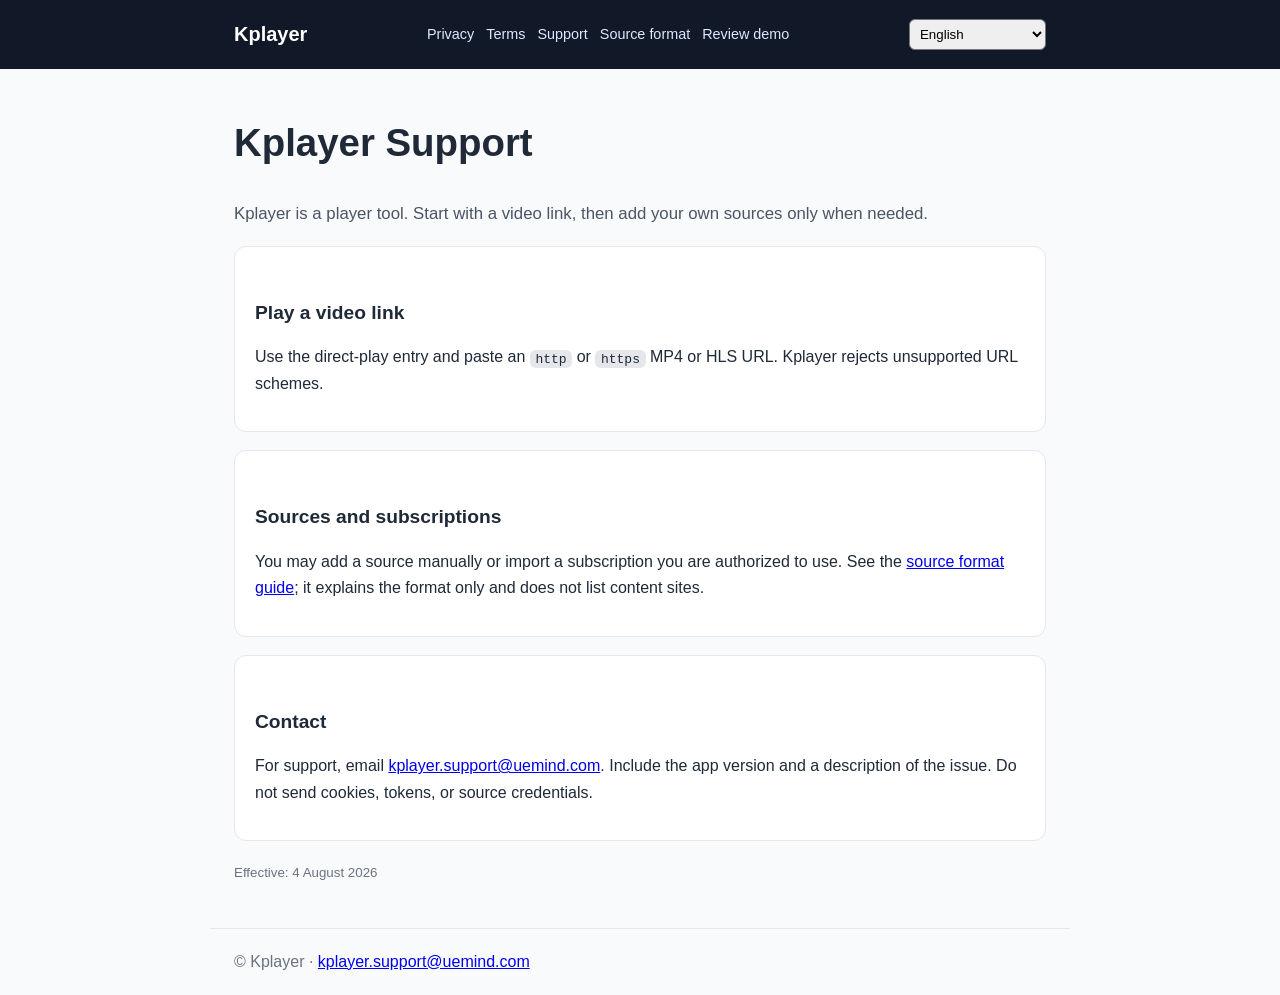
<file: index.html>
<!doctype html>
<html lang="en"><head><meta charset="utf-8"><meta name="viewport" content="width=device-width, initial-scale=1"><meta http-equiv="refresh" content="0; url=/support/"><title>Kplayer</title></head><body><a href="/support/">Kplayer Support</a></body></html>
</file>
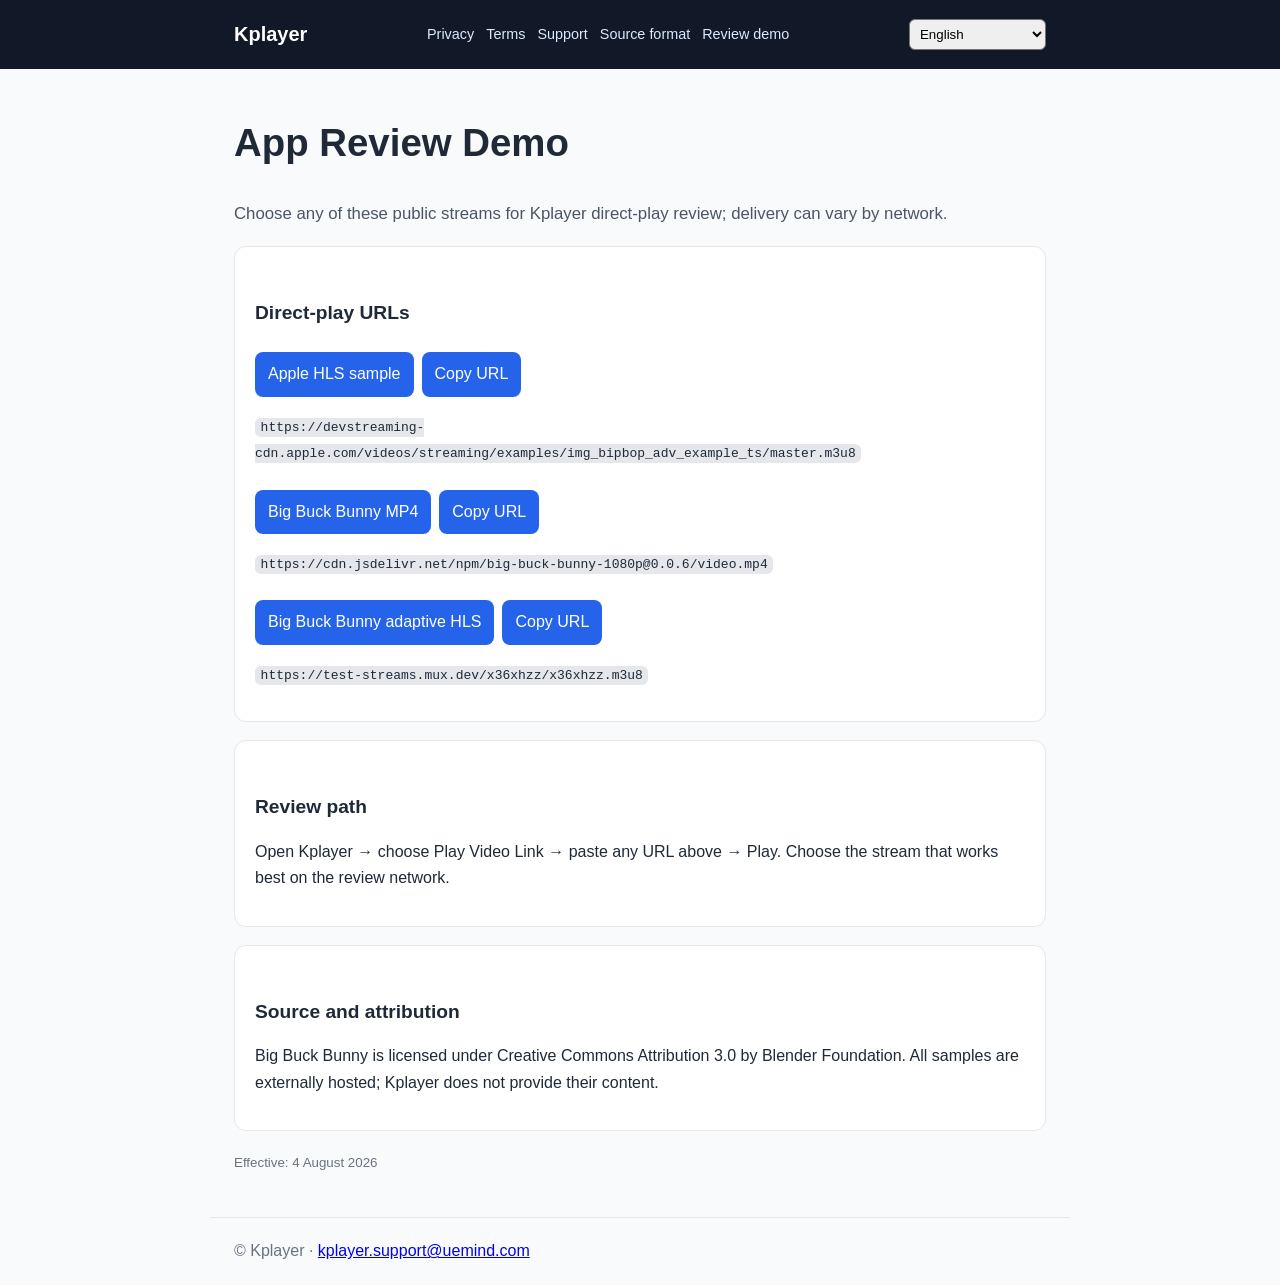
<file: demo/index.html>
<!doctype html>
<html lang="en"><head><meta charset="utf-8"><meta name="viewport" content="width=device-width, initial-scale=1"><title>Review Demo · Kplayer</title><link rel="stylesheet" href="../assets/site.css"></head><body data-page="demo"><header></header><main id="content"></main><footer></footer><script src="../assets/site.js"></script></body></html>
</file>
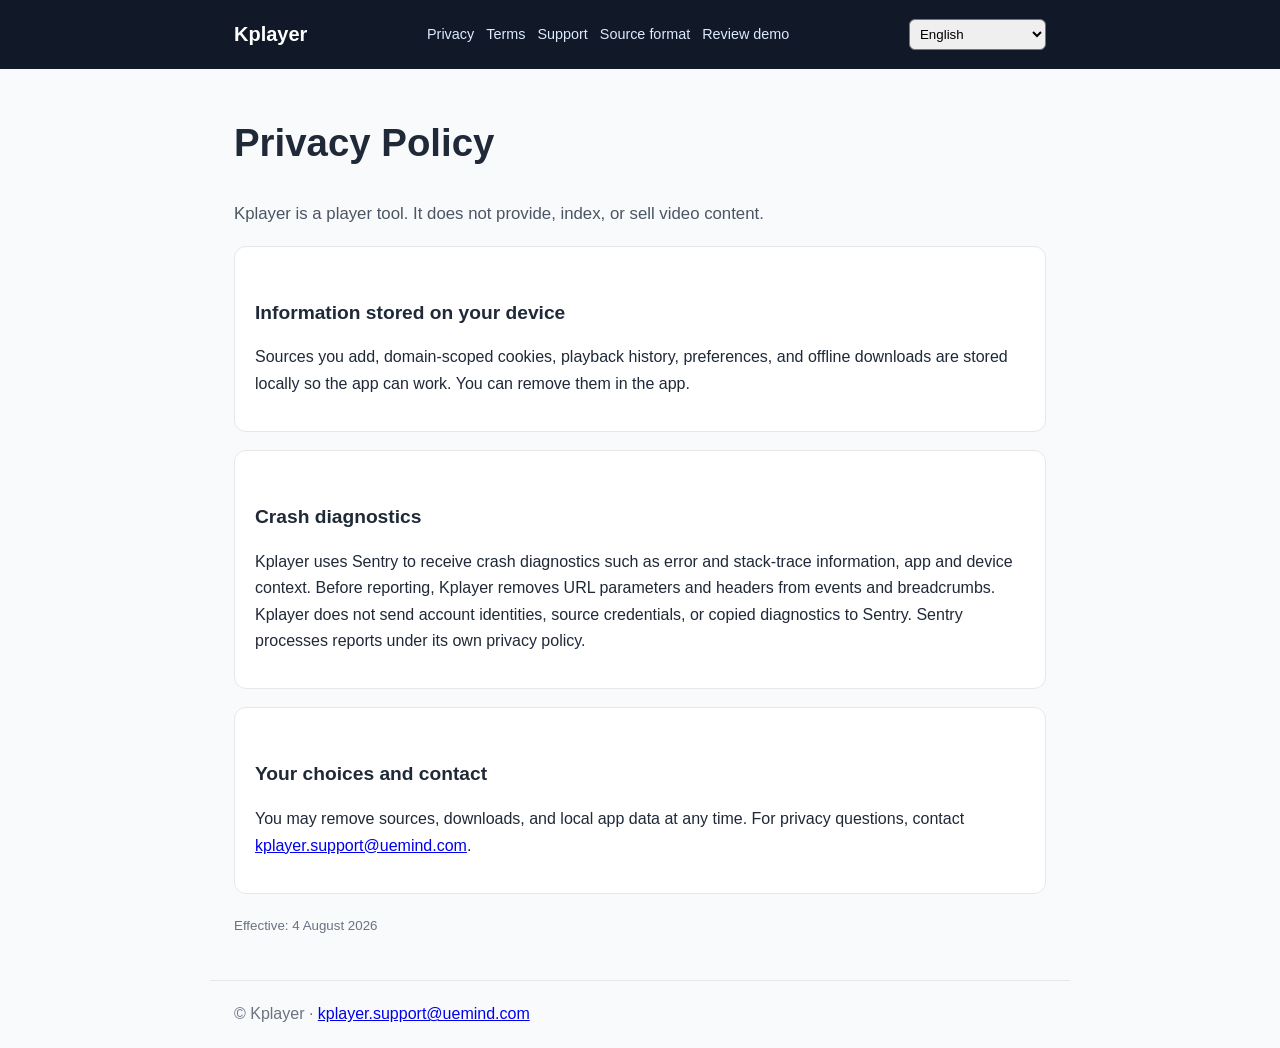
<file: privacy/index.html>
<!doctype html>
<html lang="en"><head><meta charset="utf-8"><meta name="viewport" content="width=device-width, initial-scale=1"><title>Privacy Policy · Kplayer</title><link rel="stylesheet" href="../assets/site.css"></head><body data-page="privacy"><header></header><main id="content"></main><footer></footer><script src="../assets/site.js"></script></body></html>
</file>
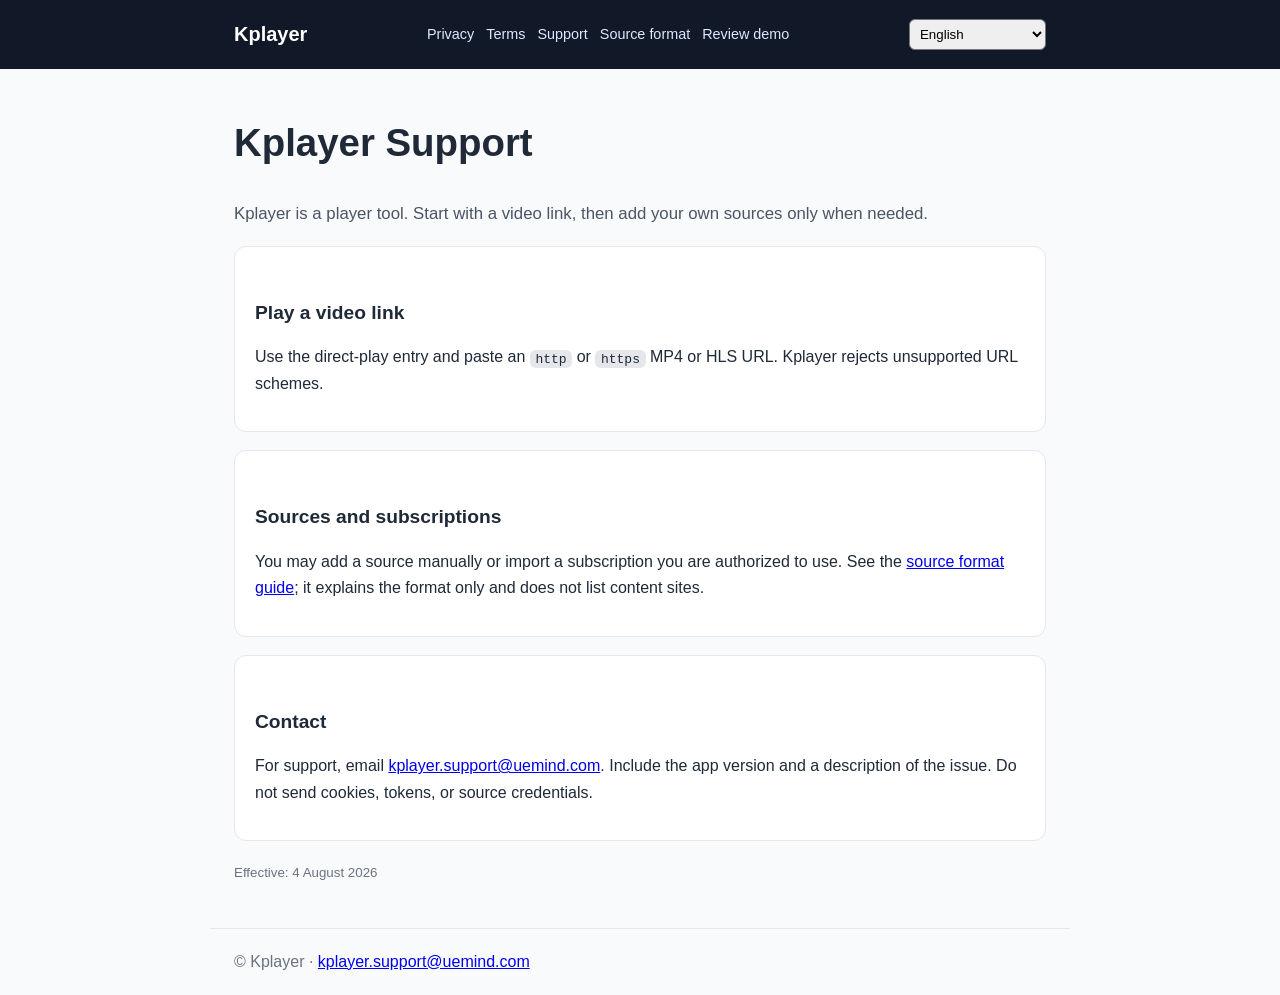
<file: support/index.html>
<!doctype html>
<html lang="en"><head><meta charset="utf-8"><meta name="viewport" content="width=device-width, initial-scale=1"><title>Support · Kplayer</title><link rel="stylesheet" href="../assets/site.css"></head><body data-page="support"><header></header><main id="content"></main><footer></footer><script src="../assets/site.js"></script></body></html>
</file>
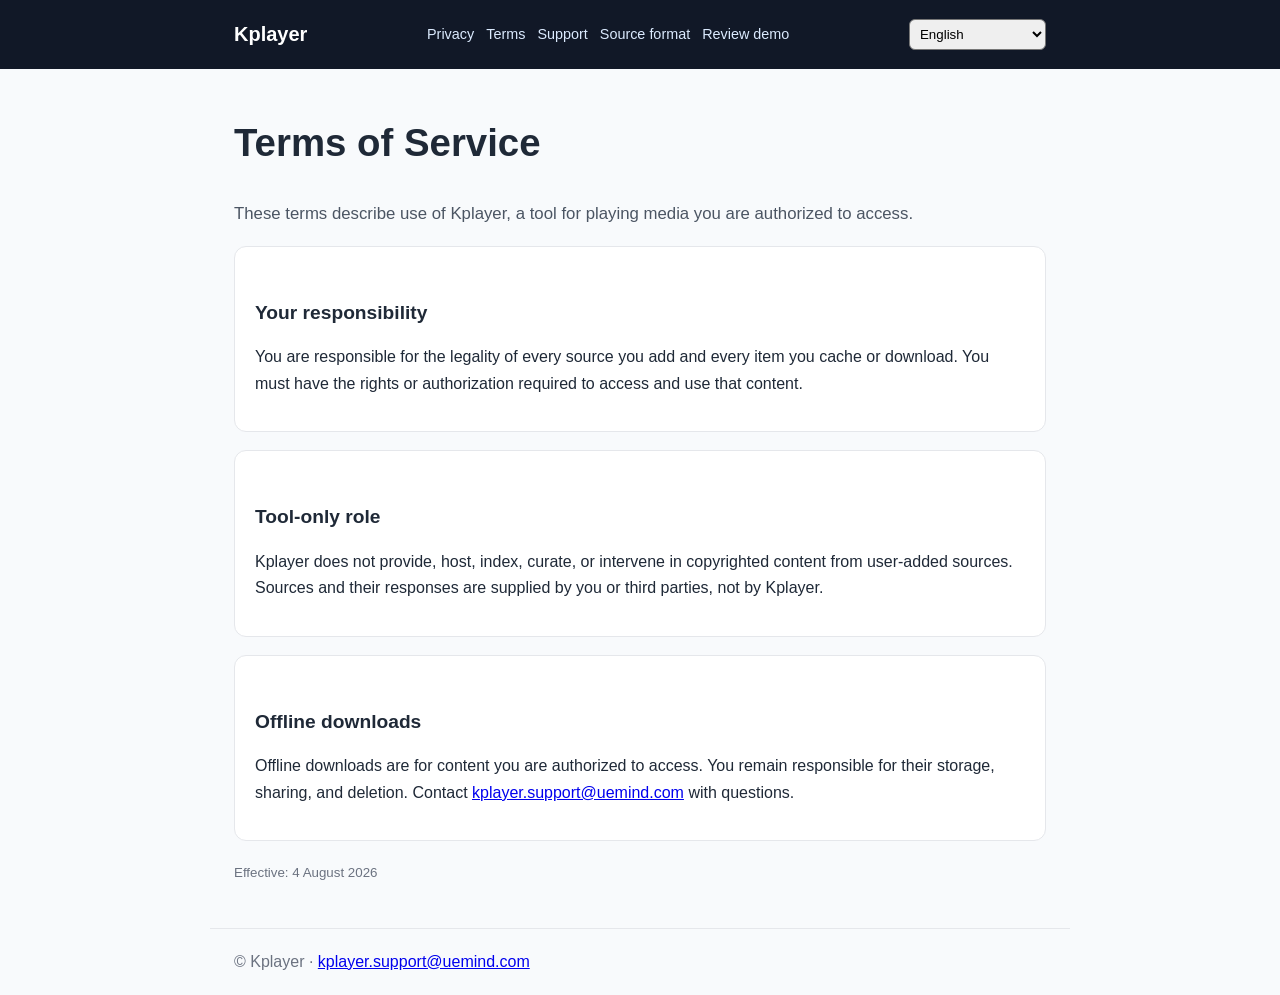
<file: terms/index.html>
<!doctype html>
<html lang="en"><head><meta charset="utf-8"><meta name="viewport" content="width=device-width, initial-scale=1"><title>Terms · Kplayer</title><link rel="stylesheet" href="../assets/site.css"></head><body data-page="terms"><header></header><main id="content"></main><footer></footer><script src="../assets/site.js"></script></body></html>
</file>
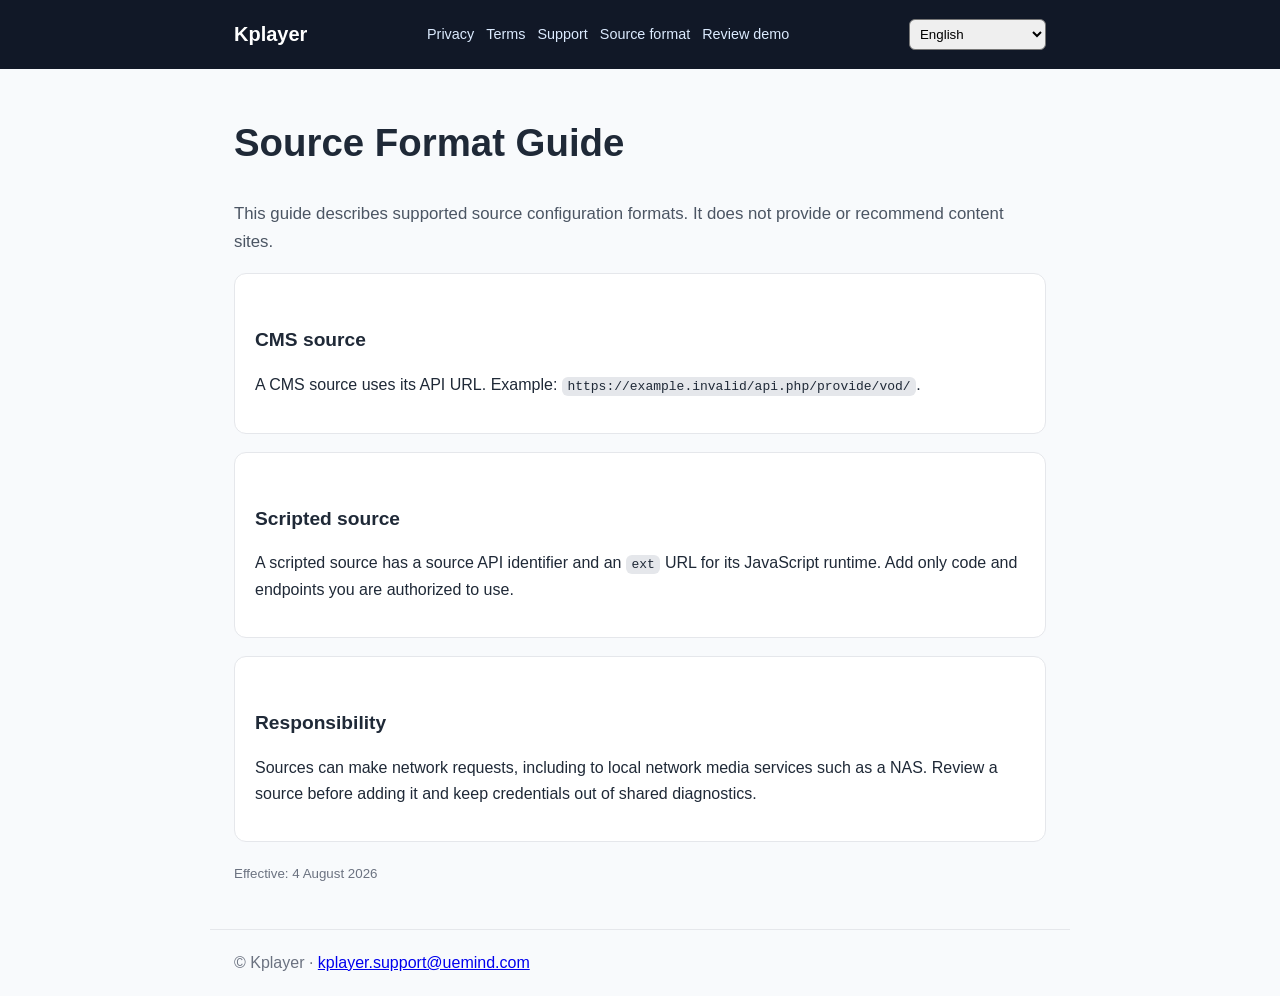
<file: docs/sources/index.html>
<!doctype html>
<html lang="en"><head><meta charset="utf-8"><meta name="viewport" content="width=device-width, initial-scale=1"><title>Source Format · Kplayer</title><link rel="stylesheet" href="../../assets/site.css"></head><body data-page="sources"><header></header><main id="content"></main><footer></footer><script src="../../assets/site.js"></script></body></html>
</file>
<file: assets/site.css>
:root { color-scheme: light dark; font-family: -apple-system, BlinkMacSystemFont, "Segoe UI", sans-serif; }
* { box-sizing: border-box; }
body { margin: 0; color: #1f2937; background: #f8fafc; line-height: 1.65; }
header { background: #111827; color: #fff; }
.header-inner, main, footer { max-width: 860px; margin: 0 auto; padding-left: 24px; padding-right: 24px; }
.header-inner { display: flex; gap: 20px; align-items: center; justify-content: space-between; padding-top: 18px; padding-bottom: 18px; }
.brand { color: inherit; font-size: 1.25rem; font-weight: 700; text-decoration: none; }
nav { display: flex; flex-wrap: wrap; gap: 12px; }
nav a { color: #dbeafe; text-decoration: none; font-size: .9rem; }
nav a:hover { text-decoration: underline; }
main { min-height: calc(100vh - 140px); padding-top: 42px; padding-bottom: 42px; }
h1 { margin-top: 0; font-size: clamp(1.75rem, 4vw, 2.4rem); }
h2 { margin-top: 2rem; font-size: 1.2rem; }
.lead { color: #4b5563; font-size: 1.05rem; }
.card { padding: 18px 20px; margin: 18px 0; background: #fff; border: 1px solid #e5e7eb; border-radius: 12px; }
code, pre { background: #e5e7eb; border-radius: 6px; padding: .12rem .35rem; overflow-wrap: anywhere; }
pre { padding: 14px; white-space: pre-wrap; }
.button { display: inline-block; margin-top: 8px; padding: 9px 13px; border-radius: 8px; background: #2563eb; color: #fff; text-decoration: none; }
.copy-url { margin-left: 8px; border: 0; cursor: pointer; font: inherit; }
small { color: #6b7280; }
footer { padding-top: 20px; padding-bottom: 20px; border-top: 1px solid #e5e7eb; color: #6b7280; }
select { padding: 6px; border-radius: 6px; }
.sr-only { position: absolute; width: 1px; height: 1px; overflow: hidden; clip: rect(0, 0, 0, 0); white-space: nowrap; }
@media (prefers-color-scheme: dark) { body { color: #e5e7eb; background: #111827; } .card { background: #1f2937; border-color: #374151; } .lead, small, footer { color: #cbd5e1; } code, pre { background: #374151; } }
@media (max-width: 620px) { .header-inner { align-items: flex-start; flex-direction: column; } }
</file>
